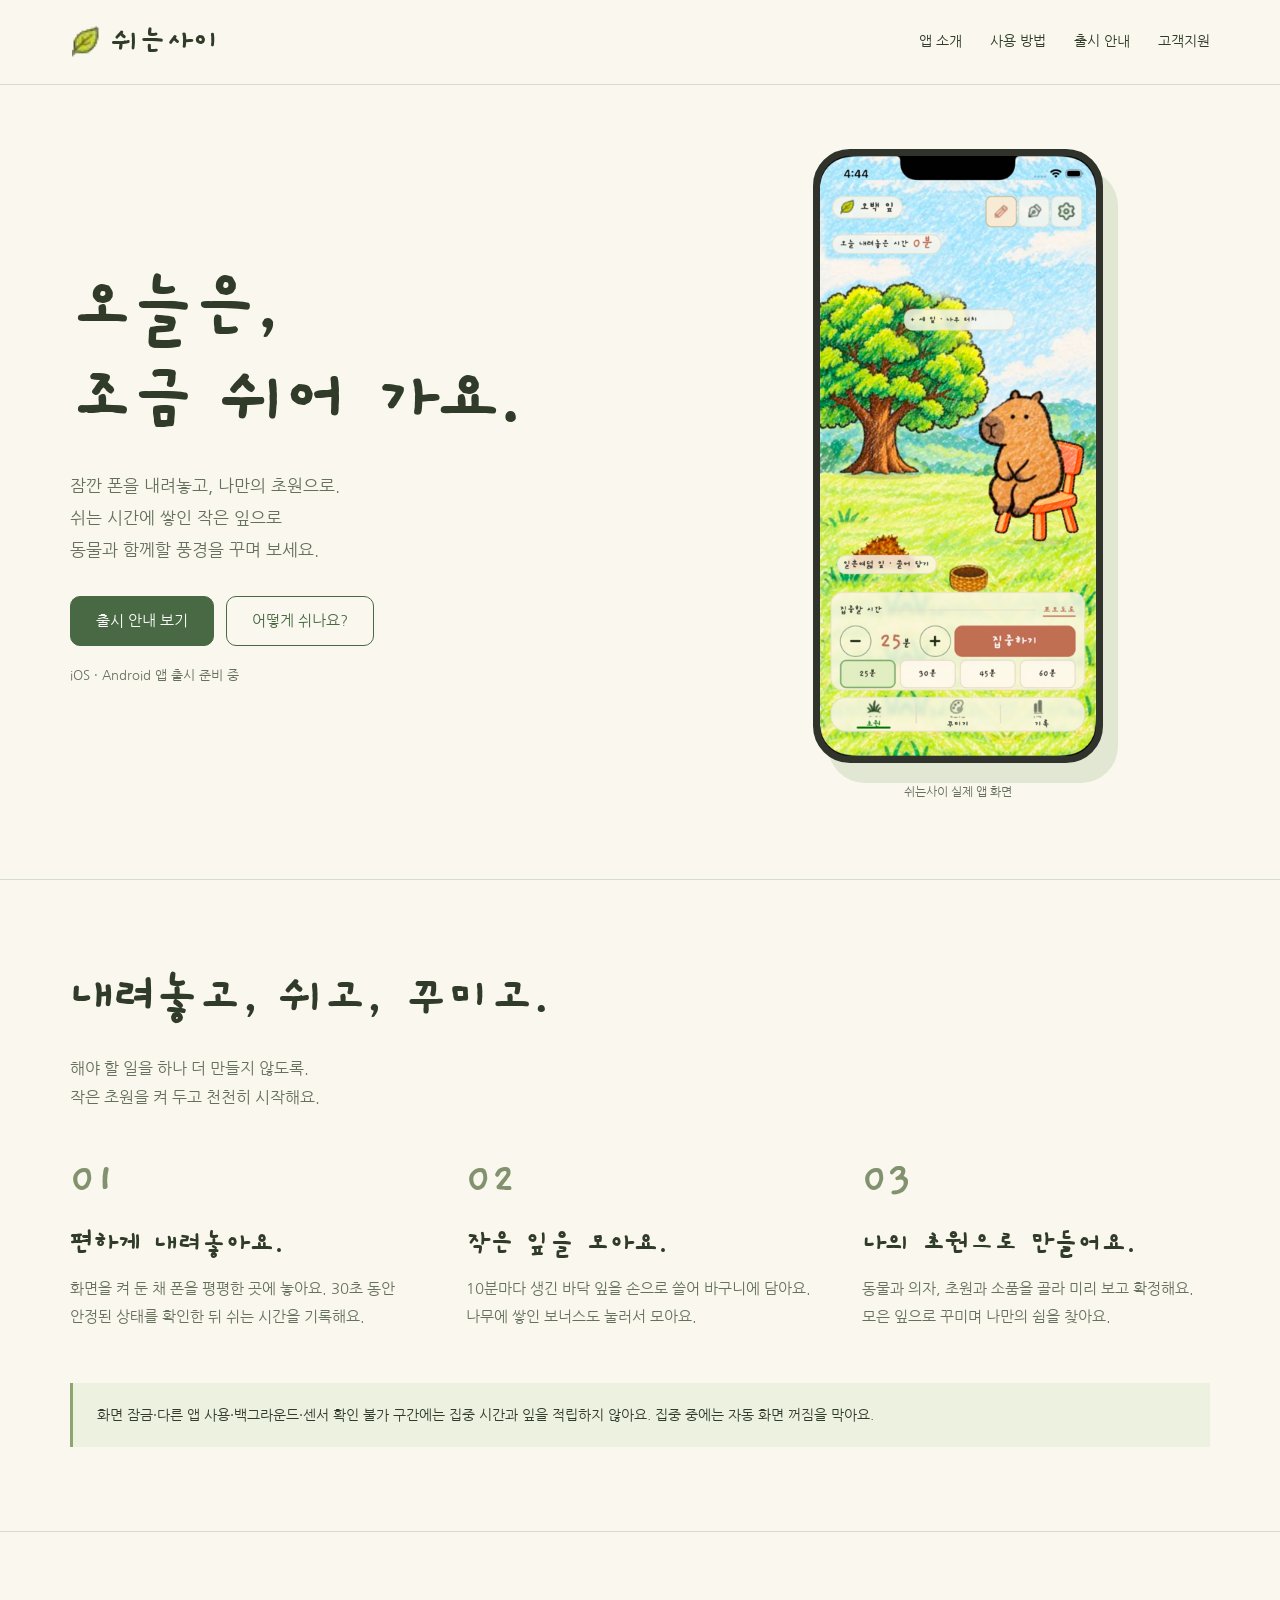
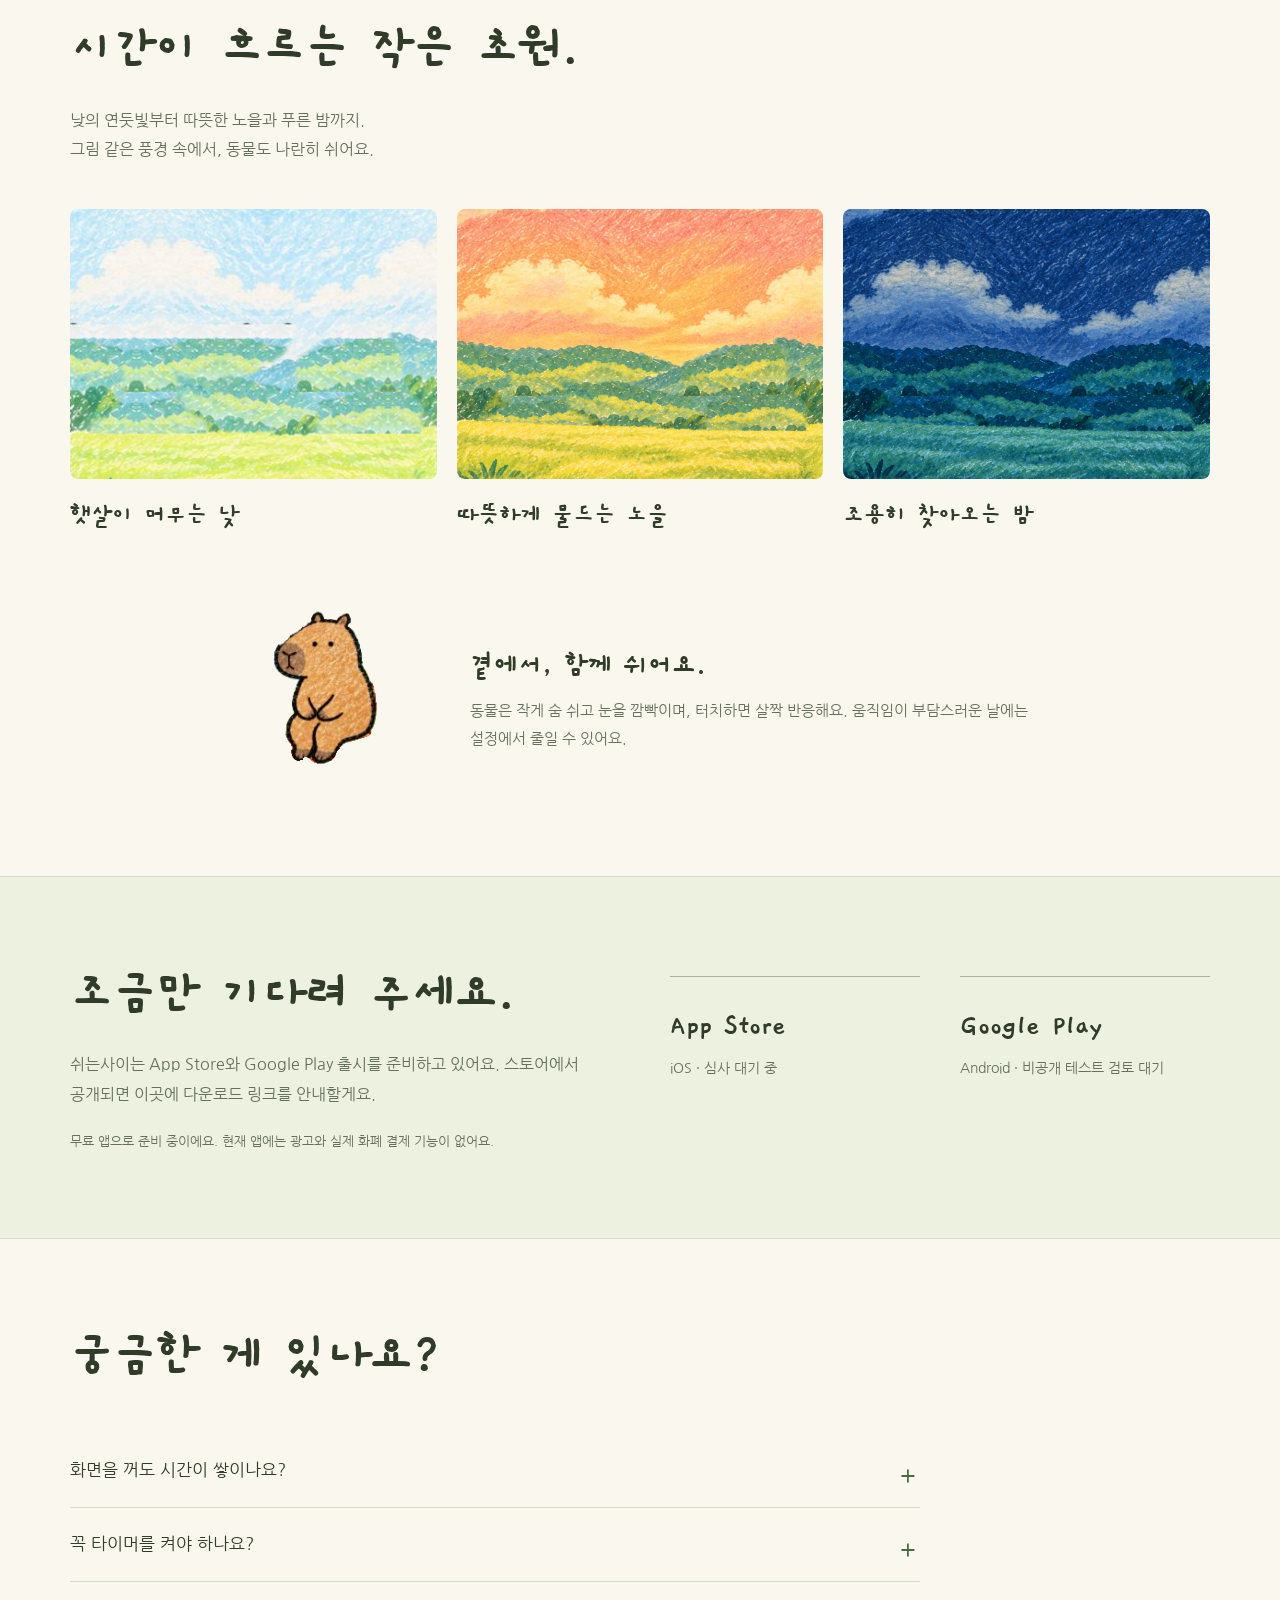
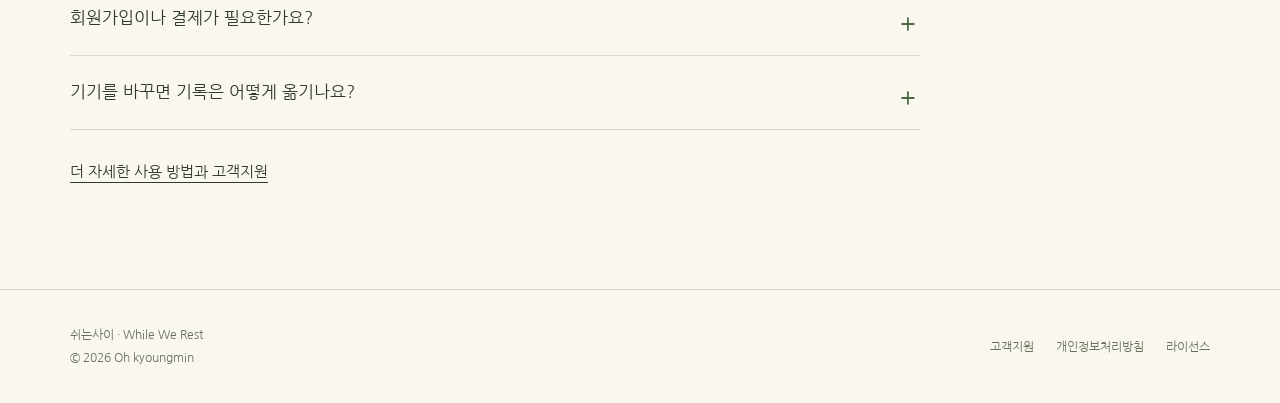
<file: index.html>
<!doctype html>
<html lang="ko"><head><meta charset="utf-8"><meta name="viewport" content="width=device-width,initial-scale=1"><meta name="theme-color" content="#faf8ee"><title>쉬는사이 — While We Rest</title><meta name="description" content="잠깐 폰을 내려놓고 쉬어 가요. 동물과 함께하는 초원, 집중 타이머와 나만의 꾸미기."><meta property="og:title" content="쉬는사이 — While We Rest"><meta property="og:description" content="잠깐 폰을 내려놓고 쉬어 가요. 동물과 함께하는 초원, 집중 타이머와 나만의 꾸미기."><meta property="og:type" content="website"><link rel="icon" href="./assets/app-icon.png"><link rel="stylesheet" href="./styles.css"></head><body><a class="skip" href="#main">본문으로 바로가기</a><header class="site-header"><div class="wrap header-inner"><a class="brand" href="./" aria-label="쉬는사이 홈"><img src="./assets/leaf.png" alt="" width="32" height="32">쉬는사이</a><nav class="nav" aria-label="주요 메뉴"><a href="./#about">앱 소개</a><a href="./#how">사용 방법</a><a href="./#release">출시 안내</a><a href="./support.html">고객지원</a></nav></div></header><main id="main">
<section class="wrap hero" id="about"><div class="hero-copy"><h1>오늘은,<br>조금 쉬어 가요.</h1><p>잠깐 폰을 내려놓고, 나만의 초원으로.<br>쉬는 시간에 쌓인 작은 잎으로<br>동물과 함께할 풍경을 꾸며 보세요.</p><div class="actions"><a class="button" href="#release">출시 안내 보기</a><a class="button secondary" href="#how">어떻게 쉬나요?</a></div><p class="quiet">iOS · Android 앱 출시 준비 중</p></div><figure class="hero-visual"><div class="phone"><img src="./assets/app-preview.png" width="369" height="800" alt="나무와 의자에 앉은 카피바라, 잎 바구니와 집중 타이머가 있는 실제 쉬는사이 앱 화면" fetchpriority="high"></div><figcaption>쉬는사이 실제 앱 화면</figcaption></figure></section>
<section class="section" id="how"><div class="wrap"><div class="section-intro"><h2>내려놓고, 쉬고, 꾸미고.</h2><p>해야 할 일을 하나 더 만들지 않도록.<br>작은 초원을 켜 두고 천천히 시작해요.</p></div><ol class="steps"><li><div class="step-num">01</div><h3>편하게 내려놓아요.</h3><p>화면을 켜 둔 채 폰을 평평한 곳에 놓아요. 30초 동안 안정된 상태를 확인한 뒤 쉬는 시간을 기록해요.</p></li><li><div class="step-num">02</div><h3>작은 잎을 모아요.</h3><p>10분마다 생긴 바닥 잎을 손으로 쓸어 바구니에 담아요. 나무에 쌓인 보너스도 눌러서 모아요.</p></li><li><div class="step-num">03</div><h3>나의 초원으로 만들어요.</h3><p>동물과 의자, 초원과 소품을 골라 미리 보고 확정해요. 모은 잎으로 꾸미며 나만의 쉼을 찾아요.</p></li></ol><div class="notice">화면 잠금·다른 앱 사용·백그라운드·센서 확인 불가 구간에는 집중 시간과 잎을 적립하지 않아요. 집중 중에는 자동 화면 꺼짐을 막아요.</div></div></section>
<section class="section"><div class="wrap"><div class="section-intro"><h2>시간이 흐르는 작은 초원.</h2><p>낮의 연둣빛부터 따뜻한 노을과 푸른 밤까지.<br>그림 같은 풍경 속에서, 동물도 나란히 쉬어요.</p></div><div class="mood-strip"><figure><img src="./assets/meadow.png" alt="밝은 하늘과 연두색 풀밭이 있는 낮의 초원 그림" loading="lazy" width="359" height="780"><figcaption>햇살이 머무는 낮</figcaption></figure><figure><img src="./assets/sunset.png" alt="살구빛 하늘과 초원이 어우러진 노을 그림" loading="lazy"><figcaption>따뜻하게 물드는 노을</figcaption></figure><figure><img src="./assets/night.png" alt="푸른 하늘과 별이 있는 밤의 초원 그림" loading="lazy"><figcaption>조용히 찾아오는 밤</figcaption></figure></div><div class="rest-note"><img src="./assets/capybara.png" alt="앱에서 함께 쉬는 카피바라" loading="lazy" width="126" height="202"><div><h3>곁에서, 함께 쉬어요.</h3><p>동물은 작게 숨 쉬고 눈을 깜빡이며, 터치하면 살짝 반응해요. 움직임이 부담스러운 날에는 설정에서 줄일 수 있어요.</p></div></div></div></section>
<section class="section release" id="release"><div class="wrap release-inner"><div><h2 id="release-heading">조금만 기다려 주세요.</h2><p id="release-copy">쉬는사이는 App Store와 Google Play 출시를 준비하고 있어요. 스토어에서 공개되면 이곳에 다운로드 링크를 안내할게요.</p><p class="quiet">무료 앱으로 준비 중이에요. 현재 앱에는 광고와 실제 화폐 결제 기능이 없어요.</p></div><div class="platforms" aria-label="플랫폼별 출시 상태"><div><strong>App Store</strong><span id="app-store">iOS · 심사 대기 중</span></div><div><strong>Google Play</strong><span id="google-play">Android · 비공개 테스트 검토 대기</span></div></div></div></section>
<section class="section" id="questions"><div class="wrap"><div class="section-intro"><h2>궁금한 게 있나요?</h2></div><div class="faq-list"><details><summary>화면을 꺼도 시간이 쌓이나요?</summary><p>현재는 화면이 켜져 있고 쉬는사이가 앞에 보이는 동안에만 내려놓음을 확인해요. 화면을 잠그거나 다른 앱을 사용하는 동안에는 집중 시간과 잎 적립을 멈춰요.</p></details><details><summary>꼭 타이머를 켜야 하나요?</summary><p>일상 쉼과 목표를 정한 집중을 이용할 수 있어요. 집중 목표는 자유 방식이나 포모도로 방식으로 정하고, 필요하면 일시정지하거나 이어갈 수 있어요.</p></details><details><summary>회원가입이나 결제가 필요한가요?</summary><p>별도 회원가입은 없어요. 현재 앱에는 광고와 실제 화폐 결제 기능이 없으며, 꾸미기에 쓰는 잎은 쉬는 시간을 통해 모아요.</p></details><details><summary>기기를 바꾸면 기록은 어떻게 옮기나요?</summary><p>설정의 ‘데이터와 백업’에서 JSON 파일을 내보내고 새 기기에서 복원해요. 자동 서버 동기화는 없으니 앱 삭제 전에는 백업 파일을 별도로 보관해 주세요.</p></details></div><p class="support-link"><a href="./support.html">더 자세한 사용 방법과 고객지원</a></p></div></section></main><footer class="footer"><div class="wrap footer-inner"><div>쉬는사이 · While We Rest<br>© 2026 Oh kyoungmin</div><nav class="footer-links" aria-label="하단 메뉴"><a href="./support.html">고객지원</a><a href="./privacy.html">개인정보처리방침</a><a href="./licenses.html">라이선스</a></nav></div></footer><script src="./site.js" defer></script></body></html>
</file>
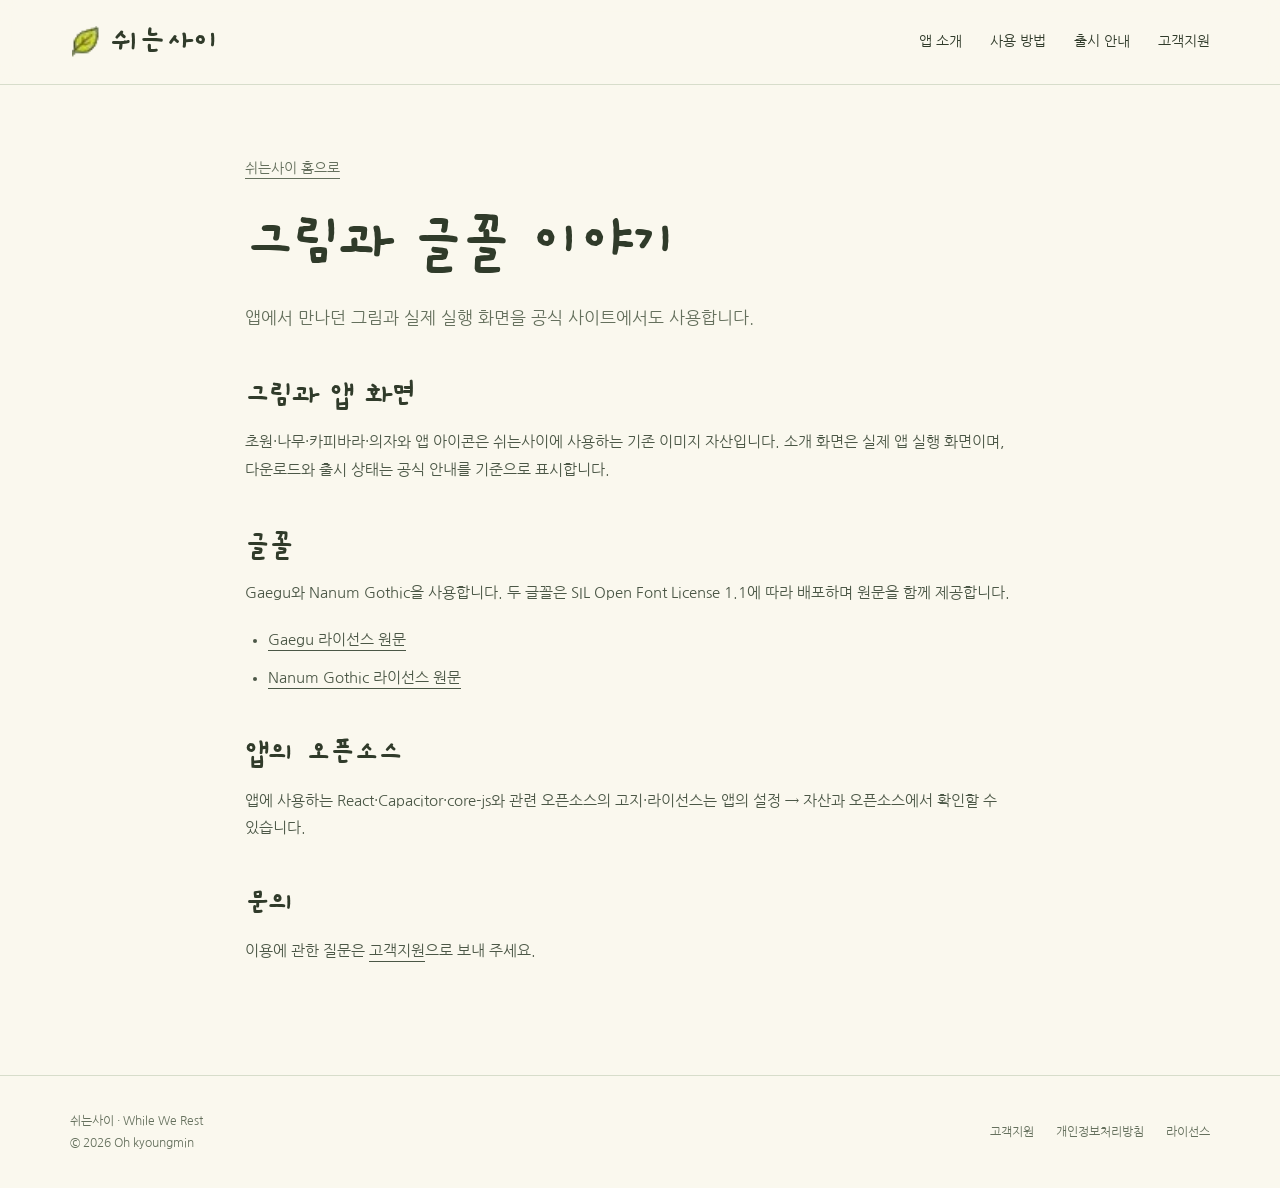
<file: licenses.html>
<!doctype html>
<html lang="ko"><head><meta charset="utf-8"><meta name="viewport" content="width=device-width,initial-scale=1"><meta name="theme-color" content="#faf8ee"><title>라이선스 — 쉬는사이</title><meta name="description" content="쉬는사이 공식 사이트의 그림·실제 앱 화면·글꼴 이용 안내."><meta property="og:title" content="라이선스 — 쉬는사이"><meta property="og:description" content="쉬는사이 공식 사이트의 그림·실제 앱 화면·글꼴 이용 안내."><meta property="og:type" content="website"><link rel="icon" href="./assets/app-icon.png"><link rel="stylesheet" href="./styles.css"></head><body><a class="skip" href="#main">본문으로 바로가기</a><header class="site-header"><div class="wrap header-inner"><a class="brand" href="./" aria-label="쉬는사이 홈"><img src="./assets/leaf.png" alt="" width="32" height="32">쉬는사이</a><nav class="nav" aria-label="주요 메뉴"><a href="./#about">앱 소개</a><a href="./#how">사용 방법</a><a href="./#release">출시 안내</a><a href="./support.html">고객지원</a></nav></div></header><main id="main" class="wrap"><article class="document"><a class="back-link" href="./">쉬는사이 홈으로</a><h1>그림과 글꼴 이야기</h1><p class="lead">앱에서 만나던 그림과 실제 실행 화면을 공식 사이트에서도 사용합니다.</p><h2>그림과 앱 화면</h2><p>초원·나무·카피바라·의자와 앱 아이콘은 쉬는사이에 사용하는 기존 이미지 자산입니다. 소개 화면은 실제 앱 실행 화면이며, 다운로드와 출시 상태는 공식 안내를 기준으로 표시합니다.</p><h2>글꼴</h2><p>Gaegu와 Nanum Gothic을 사용합니다. 두 글꼴은 SIL Open Font License 1.1에 따라 배포하며 원문을 함께 제공합니다.</p><ul><li><a href="./assets/Gaegu-OFL.txt">Gaegu 라이선스 원문</a></li><li><a href="./assets/NanumGothic-OFL.txt">Nanum Gothic 라이선스 원문</a></li></ul><h2>앱의 오픈소스</h2><p>앱에 사용하는 React·Capacitor·core-js와 관련 오픈소스의 고지·라이선스는 앱의 설정 → 자산과 오픈소스에서 확인할 수 있습니다.</p><h2>문의</h2><p>이용에 관한 질문은 <a href="./support.html">고객지원</a>으로 보내 주세요.</p></article></main><footer class="footer"><div class="wrap footer-inner"><div>쉬는사이 · While We Rest<br>© 2026 Oh kyoungmin</div><nav class="footer-links" aria-label="하단 메뉴"><a href="./support.html">고객지원</a><a href="./privacy.html">개인정보처리방침</a><a href="./licenses.html">라이선스</a></nav></div></footer></body></html>
</file>
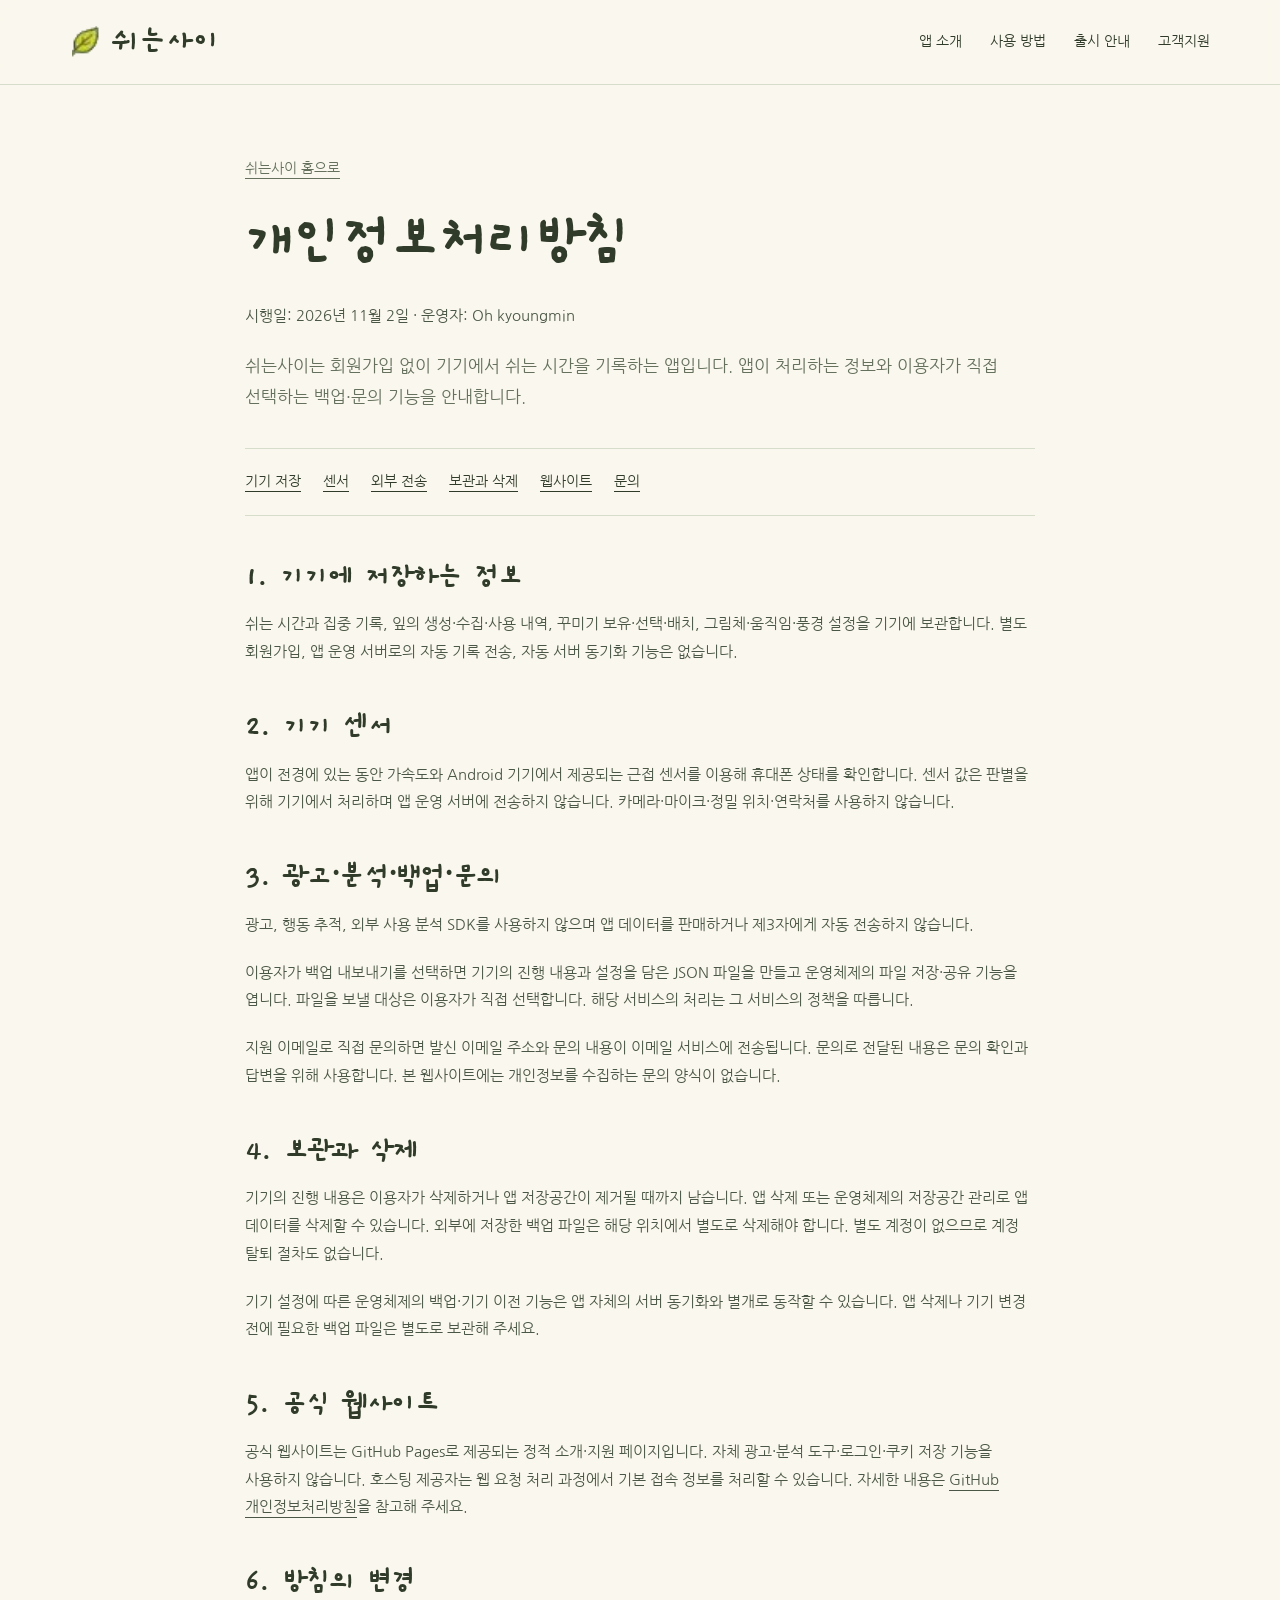
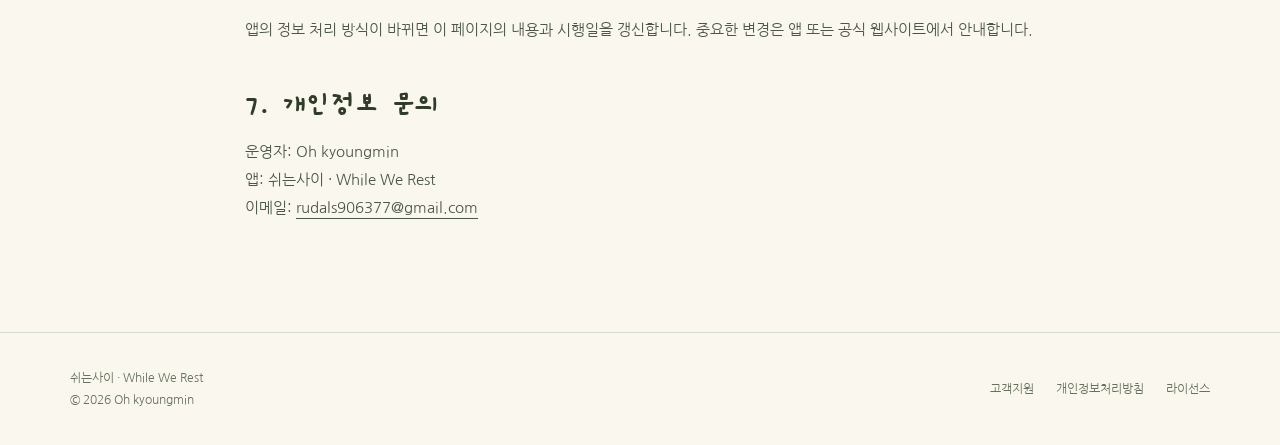
<file: privacy.html>
<!doctype html>
<html lang="ko"><head><meta charset="utf-8"><meta name="viewport" content="width=device-width,initial-scale=1"><meta name="theme-color" content="#faf8ee"><title>개인정보처리방침 — 쉬는사이</title><meta name="description" content="쉬는사이의 기기 저장, 센서 처리, 백업과 개인정보 문의 안내."><meta property="og:title" content="개인정보처리방침 — 쉬는사이"><meta property="og:description" content="쉬는사이의 기기 저장, 센서 처리, 백업과 개인정보 문의 안내."><meta property="og:type" content="website"><link rel="icon" href="./assets/app-icon.png"><link rel="stylesheet" href="./styles.css"></head><body><a class="skip" href="#main">본문으로 바로가기</a><header class="site-header"><div class="wrap header-inner"><a class="brand" href="./" aria-label="쉬는사이 홈"><img src="./assets/leaf.png" alt="" width="32" height="32">쉬는사이</a><nav class="nav" aria-label="주요 메뉴"><a href="./#about">앱 소개</a><a href="./#how">사용 방법</a><a href="./#release">출시 안내</a><a href="./support.html">고객지원</a></nav></div></header><main id="main" class="wrap"><article class="document"><a class="back-link" href="./">쉬는사이 홈으로</a><h1>개인정보처리방침</h1><p class="policy-date">시행일: 2026년 11월 2일 · 운영자: Oh kyoungmin</p><p class="lead">쉬는사이는 회원가입 없이 기기에서 쉬는 시간을 기록하는 앱입니다. 앱이 처리하는 정보와 이용자가 직접 선택하는 백업·문의 기능을 안내합니다.</p><nav class="doc-nav" aria-label="개인정보 항목"><a href="#local">기기 저장</a><a href="#sensors">센서</a><a href="#sharing">외부 전송</a><a href="#retention">보관과 삭제</a><a href="#web">웹사이트</a><a href="#contact">문의</a></nav><h2 id="local">1. 기기에 저장하는 정보</h2><p>쉬는 시간과 집중 기록, 잎의 생성·수집·사용 내역, 꾸미기 보유·선택·배치, 그림체·움직임·풍경 설정을 기기에 보관합니다. 별도 회원가입, 앱 운영 서버로의 자동 기록 전송, 자동 서버 동기화 기능은 없습니다.</p><h2 id="sensors">2. 기기 센서</h2><p>앱이 전경에 있는 동안 가속도와 Android 기기에서 제공되는 근접 센서를 이용해 휴대폰 상태를 확인합니다. 센서 값은 판별을 위해 기기에서 처리하며 앱 운영 서버에 전송하지 않습니다. 카메라·마이크·정밀 위치·연락처를 사용하지 않습니다.</p><h2 id="sharing">3. 광고·분석·백업·문의</h2><p>광고, 행동 추적, 외부 사용 분석 SDK를 사용하지 않으며 앱 데이터를 판매하거나 제3자에게 자동 전송하지 않습니다.</p><p>이용자가 백업 내보내기를 선택하면 기기의 진행 내용과 설정을 담은 JSON 파일을 만들고 운영체제의 파일 저장·공유 기능을 엽니다. 파일을 보낼 대상은 이용자가 직접 선택합니다. 해당 서비스의 처리는 그 서비스의 정책을 따릅니다.</p><p>지원 이메일로 직접 문의하면 발신 이메일 주소와 문의 내용이 이메일 서비스에 전송됩니다. 문의로 전달된 내용은 문의 확인과 답변을 위해 사용합니다. 본 웹사이트에는 개인정보를 수집하는 문의 양식이 없습니다.</p><h2 id="retention">4. 보관과 삭제</h2><p>기기의 진행 내용은 이용자가 삭제하거나 앱 저장공간이 제거될 때까지 남습니다. 앱 삭제 또는 운영체제의 저장공간 관리로 앱 데이터를 삭제할 수 있습니다. 외부에 저장한 백업 파일은 해당 위치에서 별도로 삭제해야 합니다. 별도 계정이 없으므로 계정 탈퇴 절차도 없습니다.</p><p>기기 설정에 따른 운영체제의 백업·기기 이전 기능은 앱 자체의 서버 동기화와 별개로 동작할 수 있습니다. 앱 삭제나 기기 변경 전에 필요한 백업 파일은 별도로 보관해 주세요.</p><h2 id="web">5. 공식 웹사이트</h2><p>공식 웹사이트는 GitHub Pages로 제공되는 정적 소개·지원 페이지입니다. 자체 광고·분석 도구·로그인·쿠키 저장 기능을 사용하지 않습니다. 호스팅 제공자는 웹 요청 처리 과정에서 기본 접속 정보를 처리할 수 있습니다. 자세한 내용은 <a href="https://docs.github.com/ko/site-policy/privacy-policies/github-general-privacy-statement" rel="noopener">GitHub 개인정보처리방침</a>을 참고해 주세요.</p><h2>6. 방침의 변경</h2><p>앱의 정보 처리 방식이 바뀌면 이 페이지의 내용과 시행일을 갱신합니다. 중요한 변경은 앱 또는 공식 웹사이트에서 안내합니다.</p><h2 id="contact">7. 개인정보 문의</h2><p>운영자: Oh kyoungmin<br>앱: 쉬는사이 · While We Rest<br>이메일: <a href="mailto:rudals906377@gmail.com">rudals906377@gmail.com</a></p></article></main><footer class="footer"><div class="wrap footer-inner"><div>쉬는사이 · While We Rest<br>© 2026 Oh kyoungmin</div><nav class="footer-links" aria-label="하단 메뉴"><a href="./support.html">고객지원</a><a href="./privacy.html">개인정보처리방침</a><a href="./licenses.html">라이선스</a></nav></div></footer></body></html>
</file>
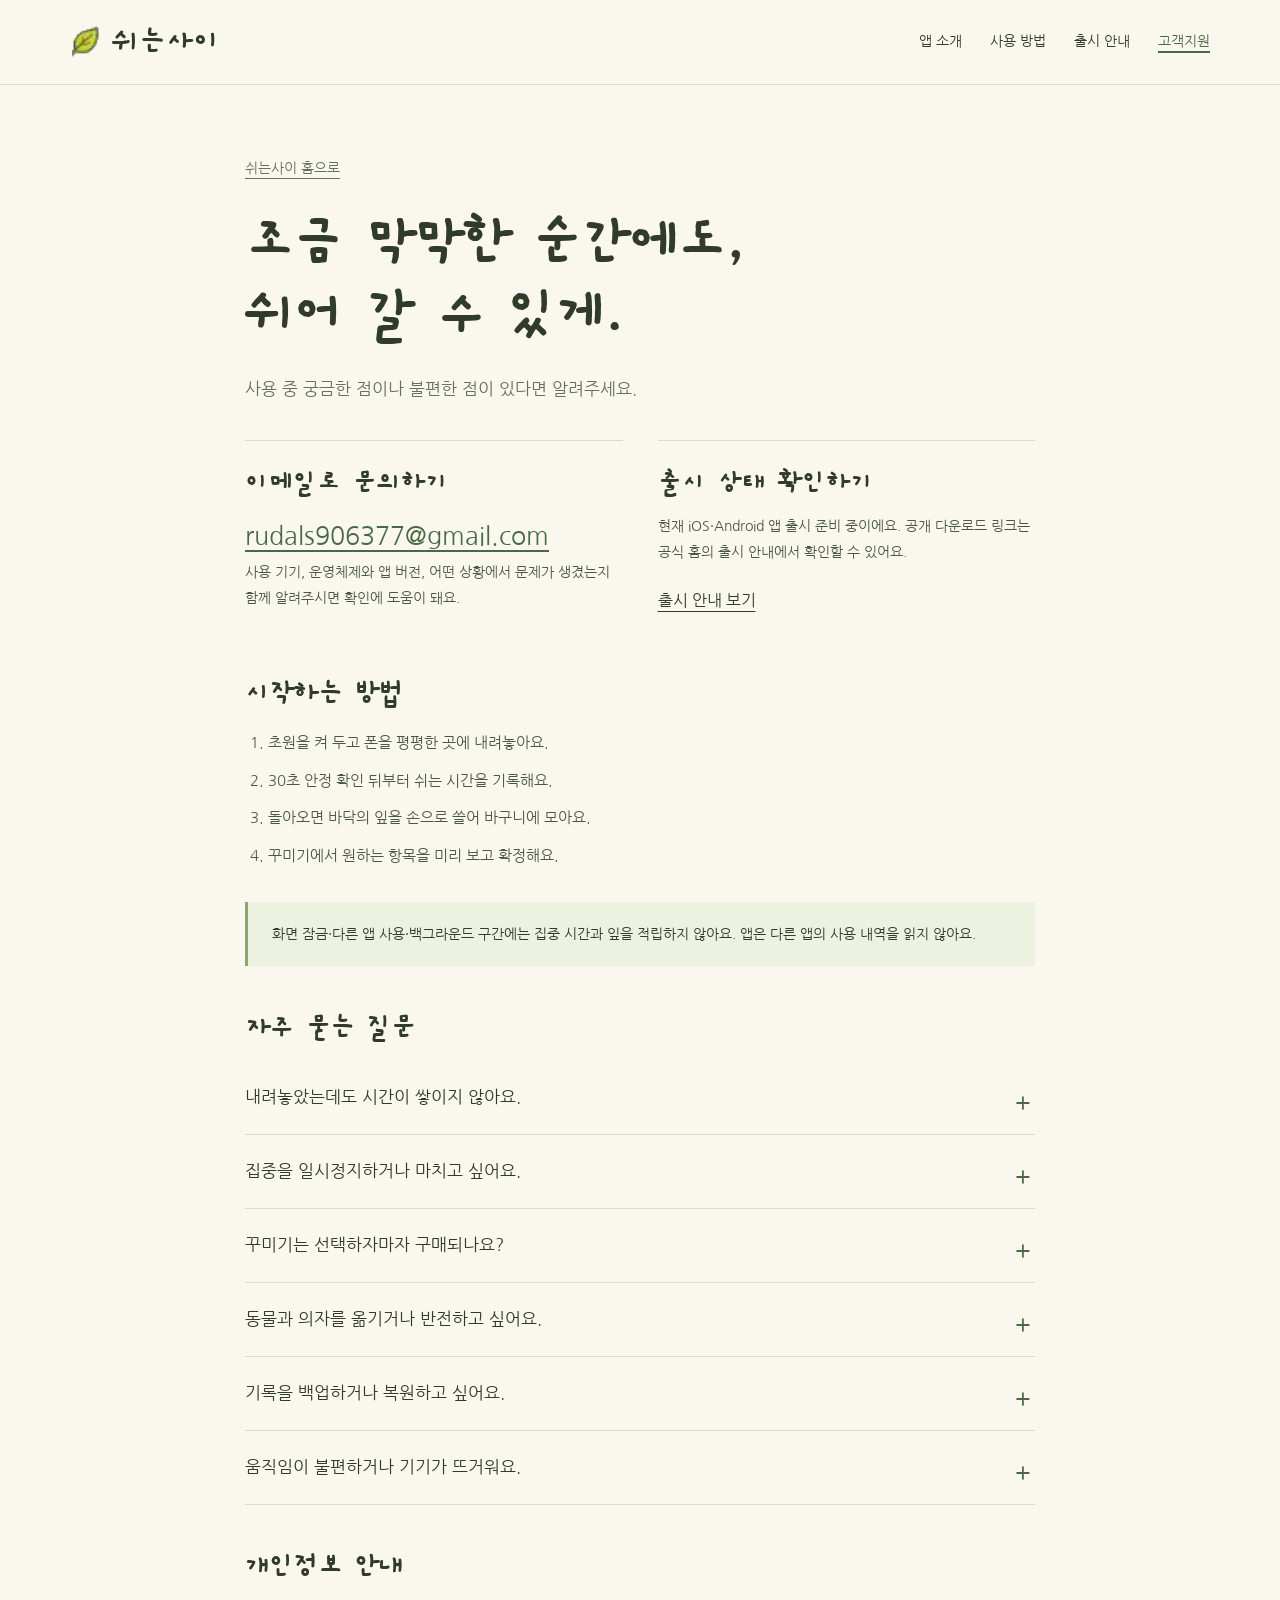
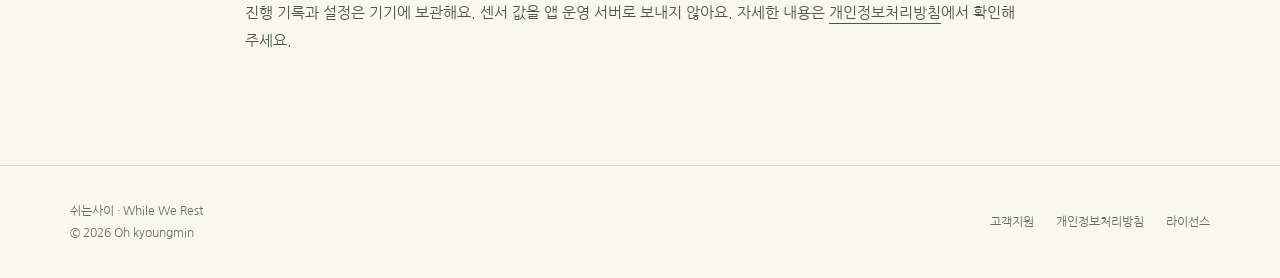
<file: support.html>
<!doctype html>
<html lang="ko"><head><meta charset="utf-8"><meta name="viewport" content="width=device-width,initial-scale=1"><meta name="theme-color" content="#faf8ee"><title>고객지원 — 쉬는사이</title><meta name="description" content="쉬는사이 사용 방법, 타이머·센서·백업 안내와 고객지원 연락처."><meta property="og:title" content="고객지원 — 쉬는사이"><meta property="og:description" content="쉬는사이 사용 방법, 타이머·센서·백업 안내와 고객지원 연락처."><meta property="og:type" content="website"><link rel="icon" href="./assets/app-icon.png"><link rel="stylesheet" href="./styles.css"></head><body><a class="skip" href="#main">본문으로 바로가기</a><header class="site-header"><div class="wrap header-inner"><a class="brand" href="./" aria-label="쉬는사이 홈"><img src="./assets/leaf.png" alt="" width="32" height="32">쉬는사이</a><nav class="nav" aria-label="주요 메뉴"><a href="./#about">앱 소개</a><a href="./#how">사용 방법</a><a href="./#release">출시 안내</a><a href="./support.html" aria-current="page">고객지원</a></nav></div></header><main id="main" class="wrap"><article class="document"><a class="back-link" href="./">쉬는사이 홈으로</a><h1>조금 막막한 순간에도,<br>쉬어 갈 수 있게.</h1><p class="lead">사용 중 궁금한 점이나 불편한 점이 있다면 알려주세요.</p><div class="support-choice"><div><h3>이메일로 문의하기</h3><a class="contact" href="mailto:rudals906377@gmail.com?subject=%EC%89%AC%EB%8A%94%EC%82%AC%EC%9D%B4%20%EB%AC%B8%EC%9D%98">rudals906377@gmail.com</a><p>사용 기기, 운영체제와 앱 버전, 어떤 상황에서 문제가 생겼는지 함께 알려주시면 확인에 도움이 돼요.</p></div><div><h3>출시 상태 확인하기</h3><p>현재 iOS·Android 앱 출시 준비 중이에요. 공개 다운로드 링크는 공식 홈의 출시 안내에서 확인할 수 있어요.</p><a href="./#release">출시 안내 보기</a></div></div><h2>시작하는 방법</h2><ol><li>초원을 켜 두고 폰을 평평한 곳에 내려놓아요.</li><li>30초 안정 확인 뒤부터 쉬는 시간을 기록해요.</li><li>돌아오면 바닥의 잎을 손으로 쓸어 바구니에 모아요.</li><li>꾸미기에서 원하는 항목을 미리 보고 확정해요.</li></ol><div class="notice">화면 잠금·다른 앱 사용·백그라운드 구간에는 집중 시간과 잎을 적립하지 않아요. 앱은 다른 앱의 사용 내역을 읽지 않아요.</div><h2>자주 묻는 질문</h2><details><summary>내려놓았는데도 시간이 쌓이지 않아요.</summary><p>앱이 앞에 보이는지, 휴대폰이 평평한 곳에 안정적으로 놓였는지 확인해 주세요. 안정 확인에는 30초가 필요해요. 기기를 움직이거나 앱을 조작하면 잠시 멈춰요. 센서가 확인되지 않으면 시간을 임의로 적립하지 않아요.</p></details><details><summary>집중을 일시정지하거나 마치고 싶어요.</summary><p>집중 화면에서 일시정지하고 다시 이어갈 수 있어요. 마치기를 선택하면 확인 후 종료해요. 앱을 다시 켰다고 집중이 몰래 시작되지는 않아요.</p></details><details><summary>꾸미기는 선택하자마자 구매되나요?</summary><p>선택하면 먼저 초원에 미리 보여요. 확정을 눌러야 최종 적용하며, 취소하면 이전 선택으로 돌아가요. 구매할 잎이 부족하면 확정할 수 없어요.</p></details><details><summary>동물과 의자를 옮기거나 반전하고 싶어요.</summary><p>설정의 ‘배치하기’에서 동물·의자·나무를 선택하고 위치를 바꿔요. 동물과 의자는 좌우 반전도 가능해요. 저장 전에는 취소해서 돌아갈 수 있어요.</p></details><details id="backup"><summary>기록을 백업하거나 복원하고 싶어요.</summary><p>설정 → 데이터와 백업에서 파일을 내보내고 복원할 내용을 먼저 확인할 수 있어요. 복원은 기기의 진행 내용을 바꾸므로 현재 내용을 먼저 내보내 두는 것이 좋아요. 자동 클라우드 동기화는 없어요.</p></details><details><summary>움직임이 불편하거나 기기가 뜨거워요.</summary><p>설정의 ‘그림체와 움직임’에서 움직임 줄이기를 켤 수 있어요. 화면 밝기와 기기 절전 설정도 확인해 주세요. 문제가 계속되면 사용 환경을 이메일로 알려주세요.</p></details><h2>개인정보 안내</h2><p>진행 기록과 설정은 기기에 보관해요. 센서 값을 앱 운영 서버로 보내지 않아요. 자세한 내용은 <a href="./privacy.html">개인정보처리방침</a>에서 확인해 주세요.</p></article></main><footer class="footer"><div class="wrap footer-inner"><div>쉬는사이 · While We Rest<br>© 2026 Oh kyoungmin</div><nav class="footer-links" aria-label="하단 메뉴"><a href="./support.html">고객지원</a><a href="./privacy.html">개인정보처리방침</a><a href="./licenses.html">라이선스</a></nav></div></footer></body></html>
</file>
<file: styles.css>
@font-face{font-family:Gaegu;src:url('./assets/Gaegu-Bold.ttf') format('truetype');font-weight:700;font-display:swap}
@font-face{font-family:Nanum;src:url('./assets/NanumGothic-Regular.ttf') format('truetype');font-weight:400;font-display:swap}
:root{--paper:#faf8ee;--white:#fffef9;--ink:#303b2a;--muted:#65705d;--green:#486943;--line:#d7ddcb;--clay:#ac674e;--soft:#edf1df;--max:1140px}
*{box-sizing:border-box}html{scroll-behavior:smooth;scroll-padding-top:110px}body{margin:0;background:var(--paper);color:var(--ink);font:16px/1.85 Nanum,sans-serif;word-break:keep-all}a{color:inherit;text-underline-offset:5px}button,a{-webkit-tap-highlight-color:transparent}button{font:inherit}a:focus-visible,button:focus-visible,summary:focus-visible{outline:3px solid var(--clay);outline-offset:5px}img{display:block;max-width:100%}h1,h2,h3,p{margin-top:0}h1,h2,h3,.brand,.hand{font-family:Gaegu,Nanum,sans-serif;font-weight:700}h1{font-size:clamp(52px,6.2vw,84px);line-height:1.15;letter-spacing:-.045em;margin-bottom:24px}h2{font-size:clamp(38px,4.4vw,54px);line-height:1.25;letter-spacing:-.025em;margin-bottom:22px}h3{font-size:29px;line-height:1.35;margin-bottom:12px}p{margin-bottom:20px}.wrap{width:min(var(--max),calc(100% - 64px));margin:auto}.skip{position:fixed;top:-70px;left:20px;z-index:100;background:var(--white);padding:10px 20px}.skip:focus{top:10px}.site-header{position:sticky;top:0;z-index:20;background:rgba(250,248,238,.95);border-bottom:1px solid var(--line);backdrop-filter:blur(12px)}.header-inner{min-height:84px;display:flex;align-items:center;justify-content:space-between;gap:24px}.brand{display:inline-flex;align-items:center;gap:10px;text-decoration:none;font-size:33px;white-space:nowrap}.brand img{width:32px;height:32px;object-fit:contain}.nav{display:flex;align-items:center;gap:28px;font-size:14px}.nav a{text-decoration:none}.nav a:hover{color:var(--clay)}.nav a[aria-current=page]{color:var(--green);text-decoration:underline;text-decoration-thickness:2px}.hero{display:grid;grid-template-columns:1.1fr 1fr;align-items:center;gap:80px;padding:64px 0 76px;min-height:730px}.hero-copy{max-width:560px}.hero-copy>p{max-width:440px;color:var(--muted);font-size:17px;line-height:1.9}.english{font-family:Gaegu,sans-serif;font-size:25px;letter-spacing:.02em;color:var(--green);margin-bottom:20px}.actions{display:flex;gap:12px;flex-wrap:wrap;margin-top:30px}.button{display:inline-flex;align-items:center;justify-content:center;min-height:50px;padding:10px 25px;border-radius:10px;background:var(--green);border:1px solid var(--green);color:#fff;text-decoration:none;font-size:15px;line-height:1.6}.button:hover{background:#385635}.button.secondary{background:transparent;color:var(--green)}.button.secondary:hover{background:var(--soft)}.quiet{font-size:13px!important;color:var(--muted);margin:18px 0 0!important}.hero-visual{margin:0;position:relative;justify-self:center;width:290px}.phone{overflow:hidden;border-radius:37px;border:7px solid #30332b;background:#30332b;box-shadow:15px 20px 0 #e1e7d3}.phone img{width:100%;height:auto}.hero-visual figcaption{font-size:12px;color:var(--muted);text-align:center;margin:18px 0 0}.section{padding:84px 0;border-top:1px solid var(--line)}.section-intro{max-width:650px;margin-bottom:44px}.section-intro p{color:var(--muted);max-width:550px}.steps{display:grid;grid-template-columns:repeat(3,1fr);gap:48px;list-style:none;padding:0;margin:0}.step-num{font-family:Gaegu,sans-serif;color:#82916e;font-size:45px;line-height:1;margin-bottom:22px}.steps p{color:var(--muted);font-size:15px}.notice{padding:19px 24px;background:var(--soft);border-left:3px solid #8ca66d;margin-top:32px;font-size:14px;line-height:1.9}.mood-strip{display:grid;grid-template-columns:repeat(3,1fr);gap:20px}.mood-strip figure{margin:0}.mood-strip img{width:100%;height:270px;object-fit:cover;object-position:center 38%;border-radius:8px}.mood-strip figcaption{font-family:Gaegu,sans-serif;font-size:26px;margin-top:12px}.mood-strip p{color:var(--muted);font-size:13px;margin:0}.rest-note{display:grid;grid-template-columns:170px 1fr;gap:60px;align-items:center;max-width:800px;margin:68px auto 0}.rest-note img{height:185px;width:auto;justify-self:center}.rest-note p{color:var(--muted);font-size:15px;margin-bottom:0}.release{background:var(--soft)}.release-inner{display:grid;grid-template-columns:1fr 1fr;gap:60px;align-items:start}.platforms{display:flex;gap:40px;padding-top:15px}.platforms div{flex:1;border-top:1px solid #a9b798;padding-top:22px}.platforms strong{font-family:Gaegu,sans-serif;font-size:29px;display:block}.platforms span{font-size:14px;color:var(--muted)}.release p{max-width:540px;color:var(--muted)}.faq-list{max-width:850px}details{border-bottom:1px solid var(--line);padding:22px 0}summary{cursor:pointer;font-size:17px;line-height:1.7;padding-right:30px;position:relative;list-style:none}summary::-webkit-details-marker{display:none}summary:after{content:'+';position:absolute;right:4px;top:0;color:var(--green);font-size:24px}details[open] summary:after{content:'−'}details p{font-size:15px;color:var(--muted);margin:18px 32px 0 0}.support-link{margin-top:28px;font-size:15px}.footer{border-top:1px solid var(--line);padding:34px 0;color:var(--muted);font-size:12px}.footer-inner{display:flex;justify-content:space-between;gap:24px;align-items:center}.footer-links{display:flex;gap:22px;flex-wrap:wrap}.footer a{text-decoration:none}.document{max-width:790px;padding:68px 0 90px;margin:auto}.document h1{font-size:clamp(44px,5vw,62px)}.document .lead{font-size:17px;color:var(--muted);margin-bottom:35px}.document h2{font-size:31px;margin-top:42px;margin-bottom:14px}.document p,.document li{font-size:15px;color:#4b5746}.document ul,.document ol{padding-left:23px}.document li{margin-bottom:10px}.document .notice{font-size:14px}.contact{font-size:clamp(18px,3.8vw,25px);overflow-wrap:anywhere;word-break:normal;color:var(--green)}.policy-date{font-size:13px;color:var(--muted)}.doc-nav{display:flex;gap:12px 22px;flex-wrap:wrap;padding:20px 0;border-top:1px solid var(--line);border-bottom:1px solid var(--line);font-size:14px}.support-choice{display:grid;grid-template-columns:1fr 1fr;gap:35px;margin:34px 0}.support-choice>div{border-top:1px solid var(--line);padding-top:22px}.support-choice p{font-size:14px}.back-link{display:inline-block;margin-bottom:25px;font-size:14px;color:var(--muted)}
@media(min-width:1400px){.hero{gap:140px}.hero-visual{width:308px}}
@media(max-width:760px){html{scroll-padding-top:125px}.wrap{width:calc(100% - 36px)}.header-inner{min-height:100px;flex-wrap:wrap;gap:0;padding:10px 0 12px}.brand{font-size:29px}.brand img{width:27px;height:27px}.nav{width:100%;justify-content:space-between;gap:12px;font-size:13px;margin-top:6px}.hero{grid-template-columns:1fr;gap:40px;padding:48px 0 60px;min-height:0}.hero-copy{max-width:100%;text-align:center}.hero h1{font-size:57px}.hero-copy>p{font-size:15px;margin-left:auto;margin-right:auto;max-width:340px}.english{font-size:22px}.actions{justify-content:center;margin-top:24px}.button{font-size:14px;min-height:48px;padding:10px 21px}.hero-visual{width:250px}.phone{border-width:6px;border-radius:32px;box-shadow:10px 14px 0 #e1e7d3}.section{padding:55px 0}.section-intro{margin-bottom:30px}.steps{grid-template-columns:1fr;gap:28px}.step-num{font-size:34px;float:left;width:47px;margin:0}.steps h3,.steps p{margin-left:47px}.steps h3{font-size:27px;margin-bottom:8px}.steps p{font-size:14px;margin-bottom:0}.notice{padding:16px 18px;font-size:13px}.mood-strip{gap:10px}.mood-strip img{height:190px}.mood-strip figcaption{font-size:23px}.mood-strip p{font-size:12px}.rest-note{grid-template-columns:100px 1fr;gap:22px;margin-top:40px}.rest-note img{height:125px}.rest-note h3{font-size:28px}.rest-note p{font-size:13px}.release-inner{grid-template-columns:1fr;gap:20px}.platforms{gap:25px;padding-top:0}.release p{font-size:14px}.footer-inner{align-items:flex-start;flex-direction:column;gap:16px}.footer{padding:27px 0}.footer-links{gap:20px}.document{padding:40px 0 65px}.document h1{font-size:45px}.document .lead{font-size:15px}.document h2{font-size:29px}.document p,.document li{font-size:14px}.support-choice{grid-template-columns:1fr;gap:20px}summary{font-size:15px}details{padding:20px 0}details p{font-size:14px}.section-intro p{font-size:14px}}
@media(prefers-reduced-motion:reduce){html{scroll-behavior:auto}}
@media(min-width:761px) and (max-height:800px){.hero{padding:34px 0;min-height:calc(100svh - 84px)}.hero-visual{width:240px}}
</file>
